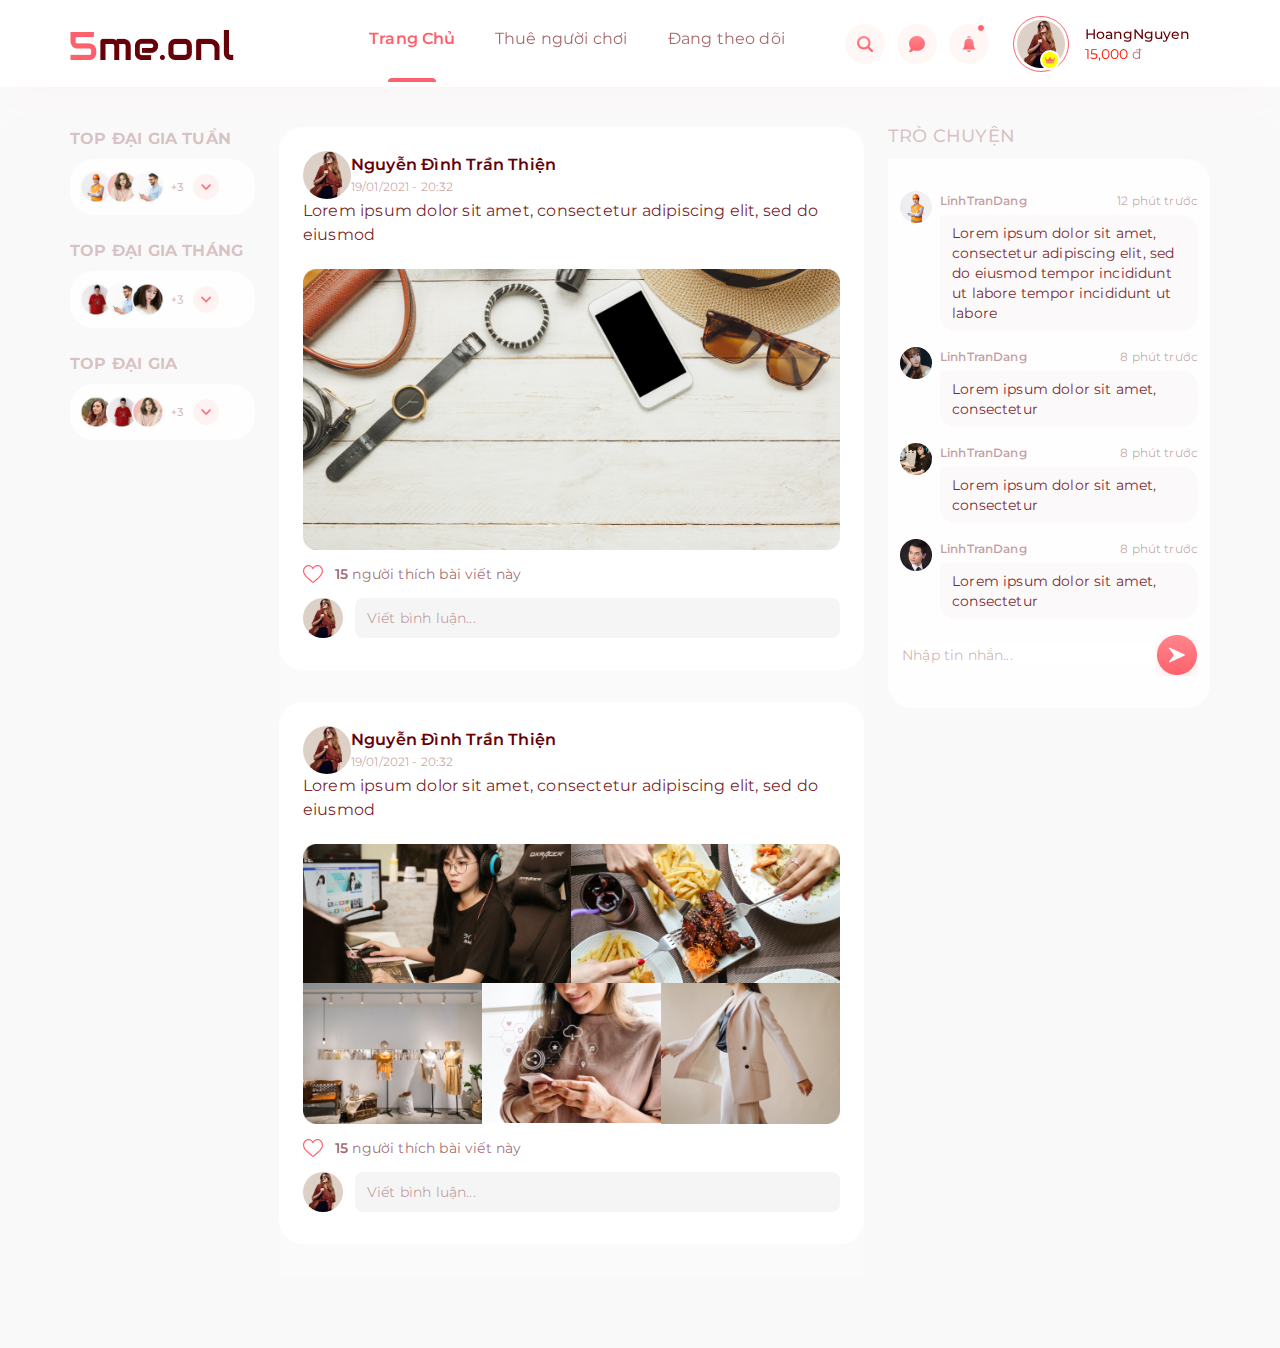
<file: user.html>
<!DOCTYPE html>
<html>
<head>
	<meta charset="utf-8">
	<meta name="viewport" content="width=device-width, initial-scale=1.0">
	<title></title>
	<!-- css tab -->
	<link rel="stylesheet" href="https://maxcdn.bootstrapcdn.com/bootstrap/3.4.1/css/bootstrap.min.css">
  <script src="https://ajax.googleapis.com/ajax/libs/jquery/3.5.1/jquery.min.js"></script>
  <script src="https://maxcdn.bootstrapcdn.com/bootstrap/3.4.1/js/bootstrap.min.js"></script>
  <!-- end css tab -->
	<link rel="icon" href="image/logo.png">
	<link rel="stylesheet" href="library/css/banner.css">
	<link rel="stylesheet" href="library/css/dropdown.css">
	<link rel="stylesheet" href="library/css/layout.css">
	<link rel="stylesheet" href="">
	<link rel="stylesheet" href="">
	<link rel="stylesheet" href="">
	<style type="text/css">
		div.clickEffect{
			position:fixed;
			box-sizing:border-box;
			border-style:solid;
			border-color:#000000;
			border-radius:50%;
			animation:clickEffect 0.4s ease-out;
			z-index:99999;
		}
		@keyframes clickEffect{
			0%{
				opacity:1;
				width:0.5em; height:0.5em;
				margin:-0.25em;
				border-width:0.5rem;
			}
			100%{
				opacity:0.2;
				width:15em; height:15em;
				margin:-7.5em;
				border-width:0.03rem;
			}
		}
</style>
</head>
<body>
	
	<div class="sc-header">
		<div class="container container-header">
			<div class="flex-banner">

					<!-- Logo -->
				<div class="logo">
					<div class="item-logo">
						<img src="image/logo.png">
					</div>
				</div>
					<!-- End Logo -->

					<!-- Menu -->
				<div class="menu-header">
					<div class="item">
						<ul class="menu">
							<li><a href="#" class="active" id="home-page">Trang Chủ</a></li>
							<li><a href="detail.html" id="hire-players">Thuê người chơi</a></li>
							<li><a href="#" id="watching">Đang theo dõi</a></li>
						</ul>
					</div>
				</div>
					<!-- End Menu -->

					<!-- Contact -->
				<div class="contact-us-profile">
					<div class="item contact_us">
						<div class="contact">
							<a href="#" id="search"><img src="image/search.svg"></a>
							<a href="#" id="contact-banner"><img src="image/contact.svg"></a>
							<a href="#"><img src="image/announcement.svg"></a>
						</div>
						<div class="profile">
							<div class="dropdown">
								<div id="dropdown">
									<div class="image_dropdown">
										<img src="image/admin.png" id="myBtn" class="dropbtn">
									</div>
								   
								    <div id="myDropdown" class="dropdown-content">
								        <a href="#home">Nạp tiền</a>
								        <a href="#about">Rút tiền</a>
								        <a href="#contact">Lịch sử giao dịch</a>
								        <a href="#profile">Cài đặt tài khoản</a>
								        <a href="#logout">Đăng xuất</a>
								    </div>
							    </div>
							    <div id="text">
							    	<div style="font-weight: 500;"><font color="#650107">HoangNguyen</font></div>
							    	<div style="color: #AD767A;"><font color="#FE616B;">15,000</font> đ</div>
								</div>
								<div id="icon_the_mouth">
									<img src="image/icon.svg">
								</div>
							</div>
						</div>
					</div>
				</div>
					<!-- End Contact -->

			</div>
		</div>
	</div>
	<!-- End sc-header -->


	<div class="sc-layout">
		<div class="container container-layout">
				<div class="flex-layout">
					 <div class="container tab">
 

  <ul class="nav nav-tabs">
    <li class="active"><a data-toggle="tab" href="#home">Top Đại Gia Tuần</a></li>
    <li><a data-toggle="tab" href="#menu1">Trò Chuyện</a></li>
  </ul>

  <div class="tab-content">
    <div id="home" class="tab-pane fade in active">
    	           <div class="rick-top">
						<div class="rick-week">
							<div class="text-rick">ĐẠI GIA TUẦN</div>
							<div class="rick-image"><img src="image/rick-week.png"></div>
						</div>
						<div class="rick-week">
							<div class="text-rick">ĐẠI GIA THÁNG</div>
							<div class="rick-image"><img src="image/rick-month.png"></div>
						</div>
				    </div>
				    <div class="rick-bottom">
						<div class="rick">
							<div class="text-rick">ĐẠI GIA</div>
							<div class="rick-image"><img src="image/rick.png"></div>
						</div>
					</div>
    </div>
    <div id="menu1" class="tab-pane fade">
      
					
					<div class="content-conversation">
								<!-- Div1 -->
						<div class="conversation">
							<div><img src="image/image-frame-right.png"></div>
							<div class="contant-text-conversation">
								<div class="flex-conversation">
									<div class="name-conversation">LinhTranDang</div>
									<div class="time-coversation">12 phút trước</div>
								</div>
								<div class="text-conversation">Lorem ipsum dolor sit amet, consectetur adipiscing elit, sed do eiusmod tempor incididunt ut labore tempor incididunt ut labore</div>
							</div>
						</div>
								<!-- Div2 -->
						<div class="conversation">
							<div><img src="image/image-frame-right1.png"></div>
							<div class="contant-text-conversation">
								<div class="flex-conversation">
									<div class="name-conversation">LinhTranDang</div>
									<div class="time-coversation">8 phút trước</div>
								</div>
								<div class="text-conversation">Lorem ipsum dolor sit amet, consectetur</div>
							</div>
						</div>
						
								<!-- Div5 -->
						<div class="conversation">
							<form class="form-coversation">
								<input type="text" placeholder="Nhập tin nhắn...">
								<img src="image/send.png">
							</form>
						</div>
					
				</div>
    </div>
    
  </div>
</div>
									<!-- Frame1 -->
					<div class="frame1">
						<div class="rick-week">
							<div class="text-rick">TOP ĐẠI GIA TUẦN</div>
							<div class="rick-image"><img src="image/rick-week.png"></div>
						</div>
						<div class="rick-week">
							<div class="text-rick">TOP ĐẠI GIA THÁNG</div>
							<div class="rick-image"><img src="image/rick-month.png"></div>
						</div>
						<div class="rick">
							<div class="text-rick">TOP ĐẠI GIA</div>
							<div class="rick-image"><img src="image/rick.png"></div>
						</div>
					</div>
									<!-- Frame2 -->
					<div class="frame2">
						<div class="frame-layout-top">
									<!-- Content Layout -->
							<div class="flex-layout-top">
								<div><img src="image/people.svg"></div>
								<div class="text-layout-top">
									<div>Nguyễn Đình Trần Thiện</div>
									<div>19/01/2021 - 20:32</div>
								</div>
							</div>
							<div class="text-layout-top">Lorem ipsum dolor sit amet, consectetur adipiscing elit, sed do eiusmod</div>
							<div class="image-layout-top"><img src="image/image-layout-top.png" style="width: 100%;" ></div>
							<div class="heart">
								<img src="image/heart.svg">
								<div><span>15</span> người thích bài viết này</div>
							</div>
							<div>
								<form  class="write-comment">
									<img src="image/people.svg">
									<input type="text" placeholder="Viết bình luận...">
								</form>
							</div>
						</div>

						<div class="frame-layout-bottom">
									<!-- Content Layout -->
							<div class="flex-layout-bottom">
								<div><img src="image/people.svg"></div>
								<div class="text-layout-bottom">
									<div>Nguyễn Đình Trần Thiện</div>
									<div>19/01/2021 - 20:32</div>
								</div>
							</div>
							<div class="text-layout-bottom">Lorem ipsum dolor sit amet, consectetur adipiscing elit, sed do eiusmod</div>
							<div class="image-layout-bottom">
								<div class="image-bottom-top">
									<div class="image-top">
										<img src="image/image-layout-bottom1.png">
									</div>
									<div class="image-top">
										<img src="image/image-layout-bottom2.png">
									</div>
								</div>

								<div class="image-bottom-bottom">
									<div class="image-bottom">
										<img src="image/image-layout-bottom3.png">
									</div>
									<div class="image-bottom">
										<img src="image/image-layout-bottom4.png">
									</div>
									<div class="image-bottom">
										<img src="image/image-layout-bottom5.png">
									</div>
								</div>
							</div>
							<div class="heart">
								<img src="image/heart.svg">
								<div><span>15</span> người thích bài viết này</div>
							</div>
							<div>
								<form  class="write-comment">
									<img src="image/people.svg">
									<input type="text" placeholder="Viết bình luận...">
								</form>
							</div>
						</div>
					
				</div>

							<!-- Frame3 -->
				<div class="frame3">
					<div id="conversation"><h4>TRÒ CHUYỆN</h4></div>
					<div class="content-conversation">
								<!-- Div1 -->
						<div class="conversation">
							<div><img src="image/image-frame-right.png"></div>
							<div class="contant-text-conversation">
								<div class="flex-conversation">
									<div class="name-conversation">LinhTranDang</div>
									<div class="time-coversation">12 phút trước</div>
								</div>
								<div class="text-conversation">Lorem ipsum dolor sit amet, consectetur adipiscing elit, sed do eiusmod tempor incididunt ut labore tempor incididunt ut labore</div>
							</div>
						</div>
								<!-- Div2 -->
						<div class="conversation">
							<div><img src="image/image-frame-right1.png"></div>
							<div class="contant-text-conversation">
								<div class="flex-conversation">
									<div class="name-conversation">LinhTranDang</div>
									<div class="time-coversation">8 phút trước</div>
								</div>
								<div class="text-conversation">Lorem ipsum dolor sit amet, consectetur</div>
							</div>
						</div>
								<!-- Div3 -->
						<div class="conversation">
							<div><img src="image/image-frame-right2.png"></div>
							<div class="contant-text-conversation">
								<div class="flex-conversation">
									<div class="name-conversation">LinhTranDang</div>
									<div class="time-coversation">8 phút trước</div>
								</div>
								<div class="text-conversation">Lorem ipsum dolor sit amet, consectetur</div>
							</div>
						</div>
								<!-- Div4 -->
						<div class="conversation">
							<div><img src="image/image-frame-right3.png"></div>
							<div class="contant-text-conversation">
								<div class="flex-conversation">
									<div class="name-conversation">LinhTranDang</div>
									<div class="time-coversation">8 phút trước</div>
								</div>
								<div class="text-conversation">Lorem ipsum dolor sit amet, consectetur</div>
							</div>
						</div>
								<!-- Div5 -->
						<div class="conversation">
							<form class="form-coversation">
								<input type="text" placeholder="Nhập tin nhắn...">
								<img src="image/send.png">
							</form>
						</div>
					</div>
				</div>
		</div>
	</div>
</div>
	<!-- End sc-layout -->

<script type="text/javascript">
function clickEffect(e){
	var d=document.createElement("div");
	d.className="clickEffect";
	d.style.top=e.clientY+"px";d.style.left=e.clientX+"px";
	document.body.appendChild(d);
	d.addEventListener('animationend',function(){d.parentElement.removeChild(d);}.bind(this));
}
document.addEventListener('click',clickEffect);
</script>

<script src="library/js/banner.js"></script>
<script src=""></script>
<script src=""></script>	
</body>
</html>
</file>
<file: library/css/banner.css>
@import url('https://fonts.googleapis.com/css2?family=Montserrat:ital,wght@0,100;0,200;0,300;0,400;0,500;0,600;0,700;0,800;0,900;1,100;1,200;1,300;1,400;1,500;1,600;1,700;1,800;1,900&display=swap');
						/*Reset Style*/
body{
	margin: 0;
	padding: 0;
	font-family: Montserrat;
	background: #FAFAFA;
}
*{
	box-sizing: border-box;
	-webkit-box-sizing: border-box;
}
				/*Style*/
.sc-header{
	position: relative;
	z-index: 1;
	background-color: #fff;
	padding: 1px;
	margin-bottom: 40px;
	filter: drop-shadow(0px 4px 24px rgba(254, 97, 107, 0.04));
}
.container-header{
	max-width: 1310px;
	margin: 0 auto;
}
.flex-banner{
	margin-top: 15px;
	display: flex;
	justify-content: space-between;
	align-items: center;
	margin-bottom: 14px;
}
.menu{
	display: flex;
	align-items: center;
	list-style-type: none;
	color: rgba(101, 1, 7, 0.6);
	letter-spacing: 0.012em;
	font-style: normal;
	font-weight: 500;
	font-size: 16px;
	line-height: 24px;
	margin-right: 50px;
}
.contact_us{
	display: flex;
	align-items: center;
	justify-content: space-between;
}
.contact{
	display: flex;
	align-items: center;
	justify-content: space-between;
}
#search{
	padding-right: 12px;
}
#contact-banner{
	padding-right: 12px;
}
ul>li>a{
	text-decoration: none;
	font-style: normal;
	font-weight: normal;
	font-size: 16px;
	line-height: 24px;
	letter-spacing: 0.012em;
	color: rgba(101, 1, 7, 0.6);
	padding-bottom: 30px;
}
#home-page{
	margin-right: 39px;
	font-style: normal;
	font-weight: 600;
	font-size: 16px;
	line-height: 24px;
	letter-spacing: 0.012em;
	color: #FE616B;
}
#home-page:after{
	content: '';
	width: 48px;
	height: 4px;
	background: #FE616B;
	position: absolute;
	bottom: -4px;
	left: 50%;
	transform: translate(-50%);
	border-radius: 8px 8px 0px 0px;
	display: block;
}
.menu a{
	position: relative;
}
.menu a:after{
	content: '';
	width: 48px;
	height: 4px;
	background: #FE616B;
	position: absolute;
	bottom: -4px;
	left: 50%;
	transform: translate(-50%);
	border-radius: 8px 8px 0px 0px;
	display: none;
}
.menu a:hover:after{
	display: block;
}
.menu a:focus:after{
	display: block;
}
#hire-players{
	margin-right: 40px;
}
.dropdown{
	display: flex;
	align-items: center;
}
#icon_the_mouth{
	position: relative;
  top: 16px;
  right: 150px;
	display: flex;
	justify-content: center;
	align-items: center;
	width: 20px;
	height: 20px;
	background-color: yellow;
	border-radius: 100px;
	border: 2px solid #FFF;
}
.logo{
	padding-right: 85px;
}

		/*Media Query*/

					/*Màn Hình 1199px*/
@media only screen and (max-width: 1200px) {
 
  /*Header Layout*/
  .flex-banner{
  	padding: 0 15px;
  }
  .logo{
  	padding: 0;
  }

  /*Media Layout*/
  .container-layout{
  	position: relative;
  }
}
  
 
					/*Màn Hình 767*/
@media only screen and (max-width: 767px) {
 
/*Media Header*/
  .sc-layout{
		  padding-bottom: 0;
	}
	
	.menu-header{
		display: none;
	}
	.profile{
		display: none;
	}
  .item{
  	margin-left: 50px;
  }
  .contact-us-profile{
  	margin-right: 50px;
  }
  .flex-banner{
  	display: flex;
  }
  #home-page:after{
		display: none;
	}
/*Media Layout*/
  .frame1{
  	display: none;
  }
  .frame3{
  	display: none;
  }
  
  .image-layout-bottom{
  	width: 100%;
	}
	.image-bottom-top{
		width: 100%;
	}
	.image-bottom-top>img{
		width: 50%;
	}
	.image-bottom-bottom{
		width: 100%;
	}
	.image-bottom-bottom>img{
		width: 33.33%;
	}
	.write-comment>input{
		width: 88%;
	}
	

}
</file>
<file: library/css/dropdown.css>
.image_dropdown{
    border: 1px solid #FE616B;
    border-radius: 100px;
    width: 56px;
    height: 56px;
    display: flex;
    justify-content: center;
    align-items: center;
    margin: 0 16px 0 24px;
}
.dropbtn {
    cursor: pointer;
}

.dropbtn:hover, .dropbtn:focus {
    opacity: 0.3;
}
.image_dropdown:hover {
    border: none;
}
.dropdown-content {
    display: none;
    position: absolute;
    background: #FFF;
    border-radius: 16px;
    width: 100%;
    max-width: 240px;
    box-shadow: 0px 8px 16px 0px rgba(0,0,0,0.2);
    margin-top: 22px;
}

.dropdown-content a {
    letter-spacing: 0.012em;
    color: rgba(101, 1, 7, 0.87);
    padding: 12px 16px;
    text-decoration: none;
    display: block;
    font-weight: 400;
    font-size: 16px;
}

.dropdown-content a:hover {
    background-color: #f1f1f1;
}

.show {
    display:block;
}
.dropdown-content:before {
    position: absolute;
    display: block;
    content: '';
    bottom: 100%; right: 25px;
    width: 7px; height: 7px;
    margin-bottom: -4px;
    border-top: 1px solid #FFF;
    border-left: 1px solid #FFF;
    background: #fff;
    transform: rotate(45deg);
    transition: all .4s ease-in-out;
}



/*.dropdown-content:hover{
    background-color: #f1f1f1;
    position: absolute;
    display: block;
    content: '';
    bottom: 100%; right: 25px;
    width: 7px; height: 7px;
    margin-bottom: -4px;
    border-top: 1px solid #FFF;
    border-left: 1px solid #FFF;
    transform: rotate(45deg);
    transition: all .4s ease-in-out;
}*/
</file>
<file: library/css/layout.css>
/*Reset Style*/
.sc-layout {
	max-width: 100%;
	background-color: #FAF9F9;
	padding-bottom: 72px;
}
.container-layout {
	max-width: 1310px;
	margin: 0 auto;
}
.flex-layout {
	display: flex;
	justify-content: space-between;
}
				/*Frame1*/
.frame1 {
	max-width: 220px;
	margin-right: 24px;
}
.rick-image{
	max-width: 220px;
    padding: 12px 36px 12px 8px;
	min-height: 56px;
	background: #FEFEFE;
	border-radius: 24px;
	display: flex;
	align-items: center;
	padding-left: 10px;
}
.rick-image>img{
	width: 100%;
}
.rick-week {
	margin-bottom: 24px;
}
.text-rick{
	margin-bottom: 8px;
	font-style: normal;
	font-weight: bold;
	font-size: 16px;
	line-height: 24px;
	letter-spacing: 0.012em;
	color: rgba(101, 1, 7, 0.24);
}
				/*Frame2*/
.frame2 {
	max-width: 700px;
	background: #FAFAFA;

}
			/*Frame-layout-top*/
.frame-layout-top{
	margin-bottom: 32px;
	background: #fff;
	border-radius: 24px;
	padding: 24px 24px 16px 24px;
}
.flex-layout-top{
	display: flex;
	align-items: center;
}
.text-layout-top>div:nth-child(1){
	font-style: normal;
	font-weight: 600;
	font-size: 16px;
	line-height: 24px;
	letter-spacing: 0.012em;
	color: #650107;
}
.text-layout-top>div:nth-child(2){
	font-style: normal;
	font-weight: normal;
	font-size: 12px;
	line-height: 20px;
	letter-spacing: 0.012em;
	color: rgba(101, 1, 7, 0.38);
}
.text-layout-top{
	font-style: normal;
	font-weight: normal;
	font-size: 16px;
	line-height: 24px;
	letter-spacing: 0.012em;
	color: rgba(101, 1, 7, 0.87);
}
.image-layout-top img{
	width: 100%;
}
.frame-layout-top>div:nth-child(2){
	margin-bottom: 22px;
}
.heart{
	margin-top: 14px;
	display: flex;	
}
.heart>img{
	margin-right: 12px;
}
.heart>div{
	font-style: normal;
	font-weight: 400;
	font-size: 14px;
	line-height: 20px;
	letter-spacing: 0.012em;
	color: rgba(101, 1, 7, 0.6);
}
span{
	font-weight: 600;
}
.write-comment{
	display: flex;
	align-items: center;
	margin-top: 14px;
	padding-bottom: 16px;
}
.write-comment>img{
	width: 40px;
	height: 40px;
	margin-right: 12px;
}
.write-comment>input{
	width: 100%;
	max-width: 590px;
	min-height: 40px;
	background: #F5F5F5;
	border-radius: 8px;
	border: none;
	padding: 10px 12px;
	color: rgba(101, 1, 7, 0.38);
}
.write-comment>input:focus{
	box-shadow: 0 0 5px lightpink;
	border: 1px solid #FE616B;
}
::placeholder{
	font-style: normal;
	font-weight: normal;
	font-size: 14px;
	line-height: 20px;
	letter-spacing: 0.012em;
	color: rgba(101, 1, 7, 0.38);
	padding: 0px;
	margin: 0px;
}
			/*Frame-layout-bottom*/
.frame-layout-bottom{
	margin-bottom: 32px;
	background: #fff;
	border-radius: 24px;
    padding: 24px 24px 16px 24px;
}
.flex-layout-bottom{
	display: flex;
	align-items: center;
}
.text-layout-bottom>div:nth-child(1){
	font-style: normal;
	font-weight: 600;
	font-size: 16px;
	line-height: 24px;
	letter-spacing: 0.012em;
	color: #650107;
}
.text-layout-bottom>div:nth-child(2){
	font-style: normal;
	font-weight: normal;
	font-size: 12px;
	line-height: 20px;
	letter-spacing: 0.012em;
	color: rgba(101, 1, 7, 0.38);
}
.text-layout-bottom{
	font-style: normal;
	font-weight: normal;
	font-size: 16px;
	line-height: 24px;
	letter-spacing: 0.012em;
	color: rgba(101, 1, 7, 0.87);
}
/*.image-layout-bottom{
	max-width: 642px;
	width: 100%;
}*/
.image-bottom-top{
	width: 100%;
	display: flex;
	justify-content: space-between;
}
.image-top{
	width: 50%;
}
.image-top img{
	width: 100%;
}
.image-bottom{
	width: 33.33%;
}
.image-bottom img{
	width: 100%;
}
.image-bottom-bottom{
	width: 100%;
	display: flex;
	justify-content: space-between;
}
.frame-layout-bottom>div:nth-child(2){
	margin-bottom: 22px;
}

.heart>div{
	font-style: normal;
	font-weight: 400;
	font-size: 14px;
	line-height: 20px;
	letter-spacing: 0.012em;
	color: rgba(101, 1, 7, 0.6);
}

				/*Frame3*/
.frame3 {
	max-width: 322px;
	margin-left: 24px;
}
h4{
	margin: 0;
	padding: 0;
}
#conversation{
	margin-bottom: 12px;
	font-style: normal;
	font-weight: bold;
	font-size: 16px;
	line-height: 24px;
	letter-spacing: 0.012em;
	color: rgba(101, 1, 7, 0.24);
}
.conversation{
	display: flex;
}
.flex-conversation{
	display: flex;
	justify-content: space-between;
}
.text-conversation{
	background: rgba(101, 1, 7, 0.02);
	border-radius: 0px 16px 16px 16px;
	padding: 8px 12px;
	margin: 4px 0 16px;
	font-style: normal;
	font-weight: normal;
	font-size: 14px;
	line-height: 20px;
	letter-spacing: 0.012em;
	color: rgba(101, 1, 7, 0.87);
}
.content-conversation{
	background: #FEFEFE;
	border-radius: 0px 24px 24px 24px;
	padding: 32px 12px;
}
.contant-text-conversation{
	margin-left: 8px;
	width: 100%;
}
.name-conversation{
	font-style: normal;
	font-weight: 600;
	font-size: 12px;
	line-height: 20px;
	letter-spacing: 0.012em;
	color: rgba(101, 1, 7, 0.38);
}
.time-coversation{
	font-style: normal;
	font-weight: normal;
	font-size: 12px;
	line-height: 20px;
	letter-spacing: 0.012em;
	color: rgba(101, 1, 7, 0.38);
}
.conversation>form{
	display: flex;
	justify-content: space-between;
	align-items: center;
}
input[type=text]{
	border: none;
	outline: none;
	width: 100%;
	padding-right: 90px;
	color: rgba(101, 1, 7, 0.38);
}
input[type=text]:focus{
	box-shadow: 0 0 5px lightpink;
	border: 1px solid #FE616B;
}
.form-coversation>input[type=text]::placeholder{
	padding: 0;
	margin: 0;
	font-style: normal;
	font-weight: normal;
	font-size: 14px;
	line-height: 20px;
	letter-spacing: 0.012em;
	color: rgba(101, 1, 7, 0.32);
}
/*css tab*/
.tab{
	display: none;
}
/*end css tab*/
@media only screen and (max-width: 767px){
	.sc-layout{
		padding-bottom: 0;
	}
	.flex-layout{
		display: block;
	}
	.container .tab{
        display: block;
         background-color: #FFFFFF;
	}
	.nav-tabs{
		white-space: nowrap;
    overflow-x: auto;
    display: flex;
    border: none;
    justify-content: space-between;

	}
	.nav-tabs>li {
	   margin-bottom: 0;
	    padding-bottom: 10px;
	}
	.tab-content{
		border-radius: 24px;
		margin-top: 16px;
	}
	.content-conversation{
		padding: 0 12px;
	}
	.tab-content .tab-pane .fade .active in{
		display: block;
	}
	.rick-top{
		display: flex;
		justify-content: space-between;
	}
	.rick-week{
		margin-bottom: 0;
	}
	.conversation>form {
    	width: 100%;
    }
	.conversation>form input{
    	width: 100%;
    }
}
@media only screen and (max-width: 1200px){
	.menu-header{
		display: none;
	}
	.frame1{
		display: none;
	}
}
</file>
